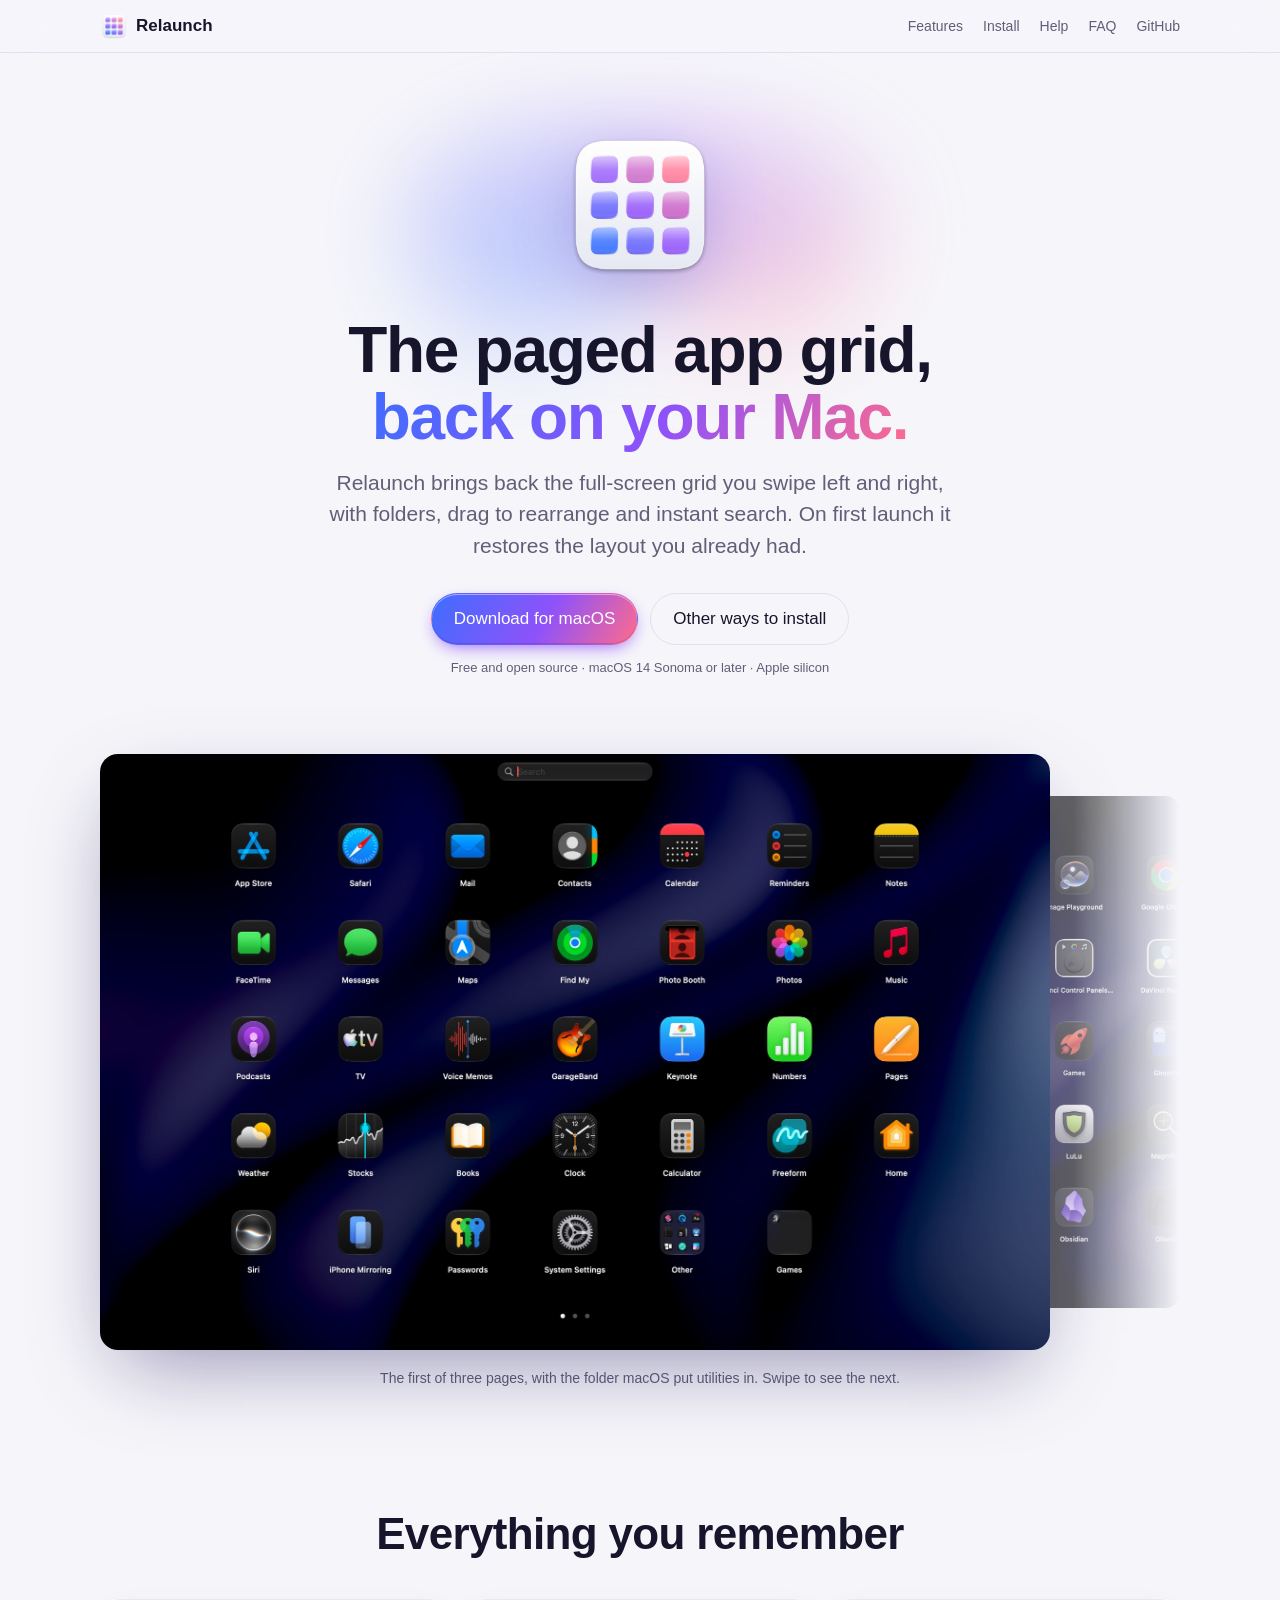
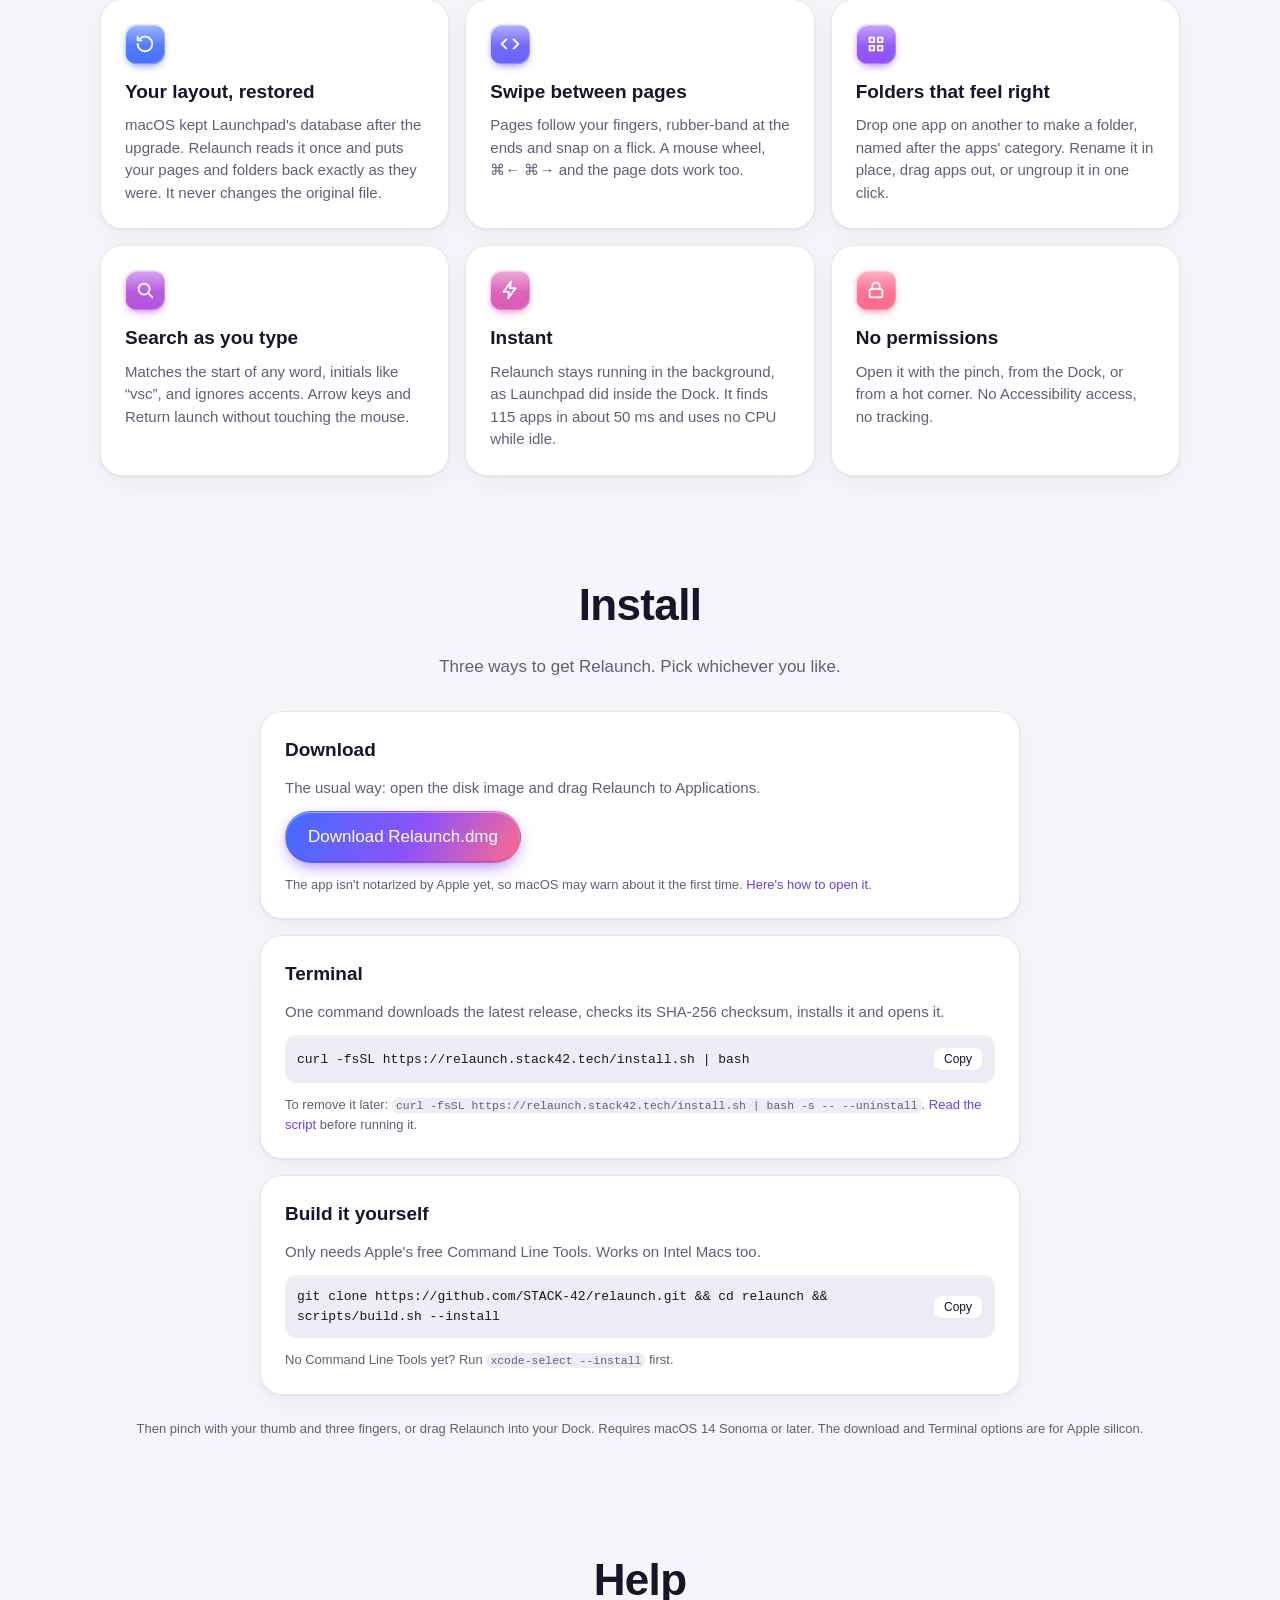
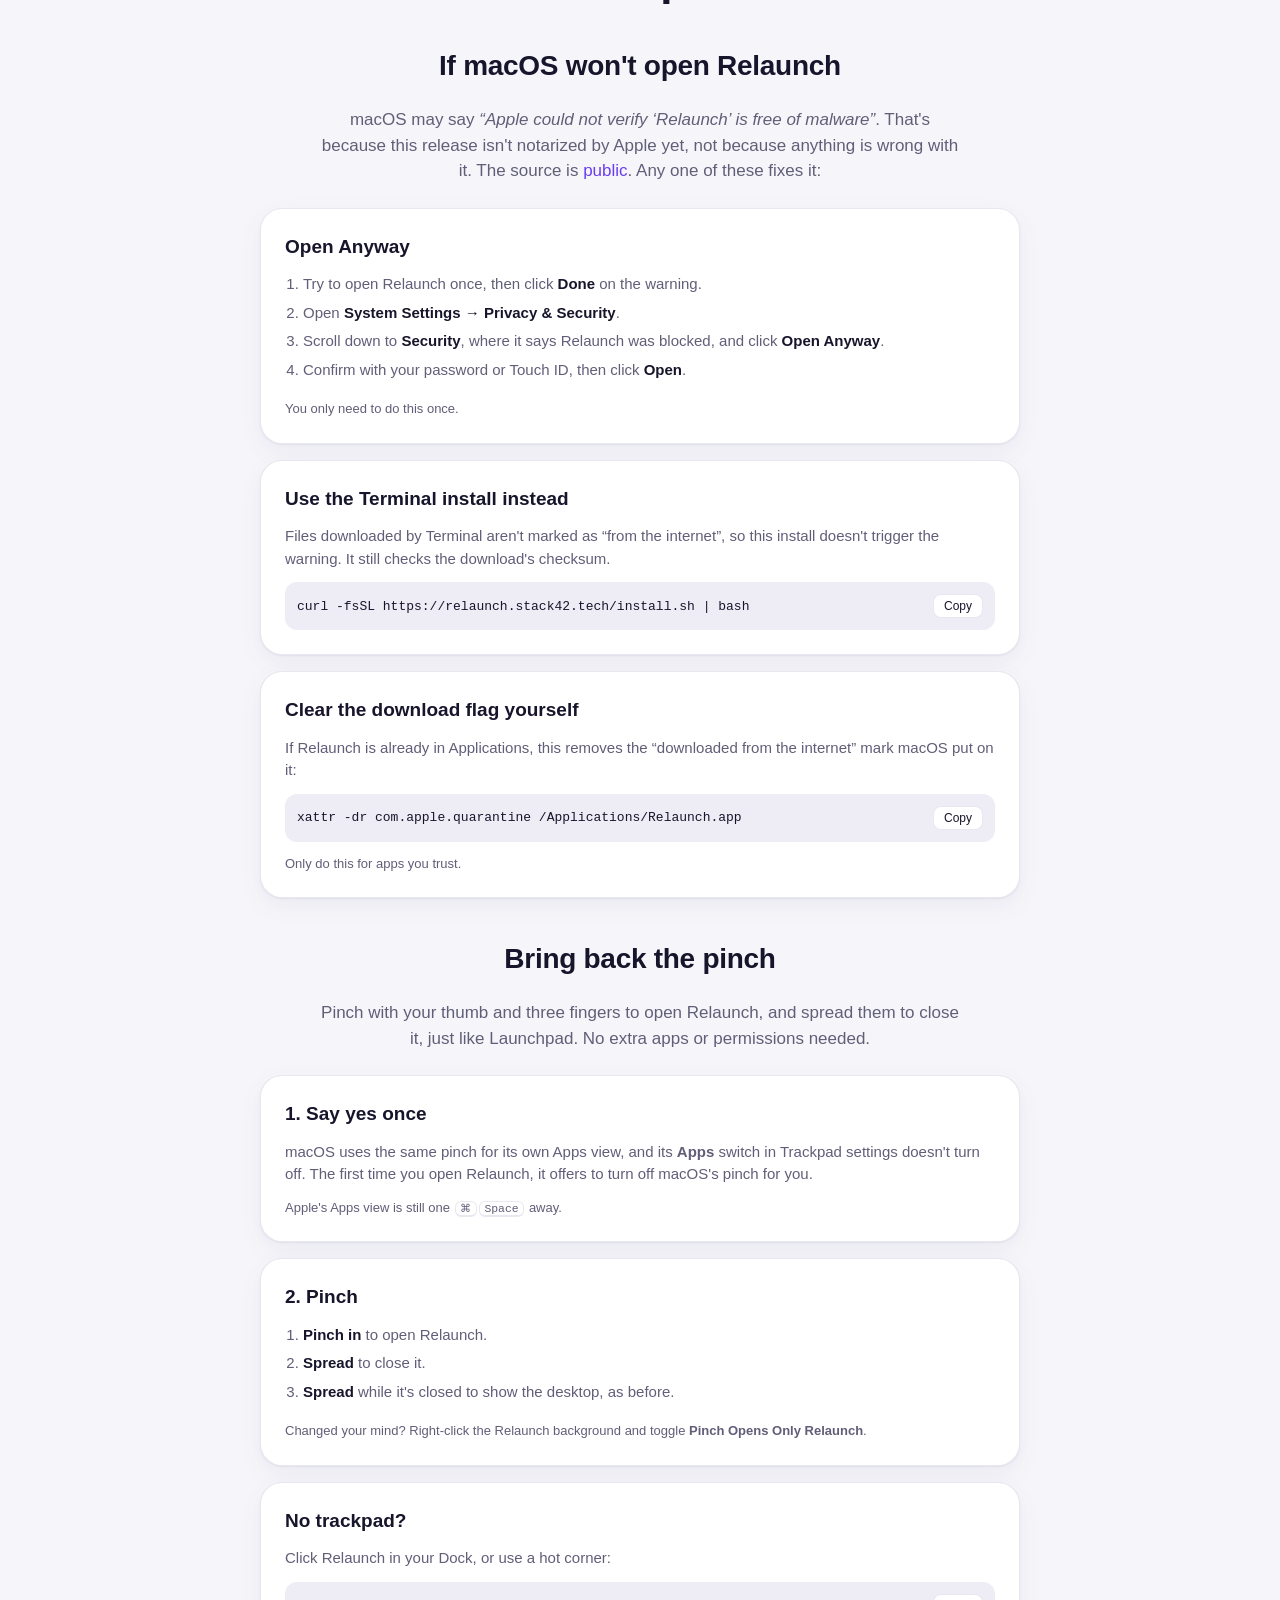
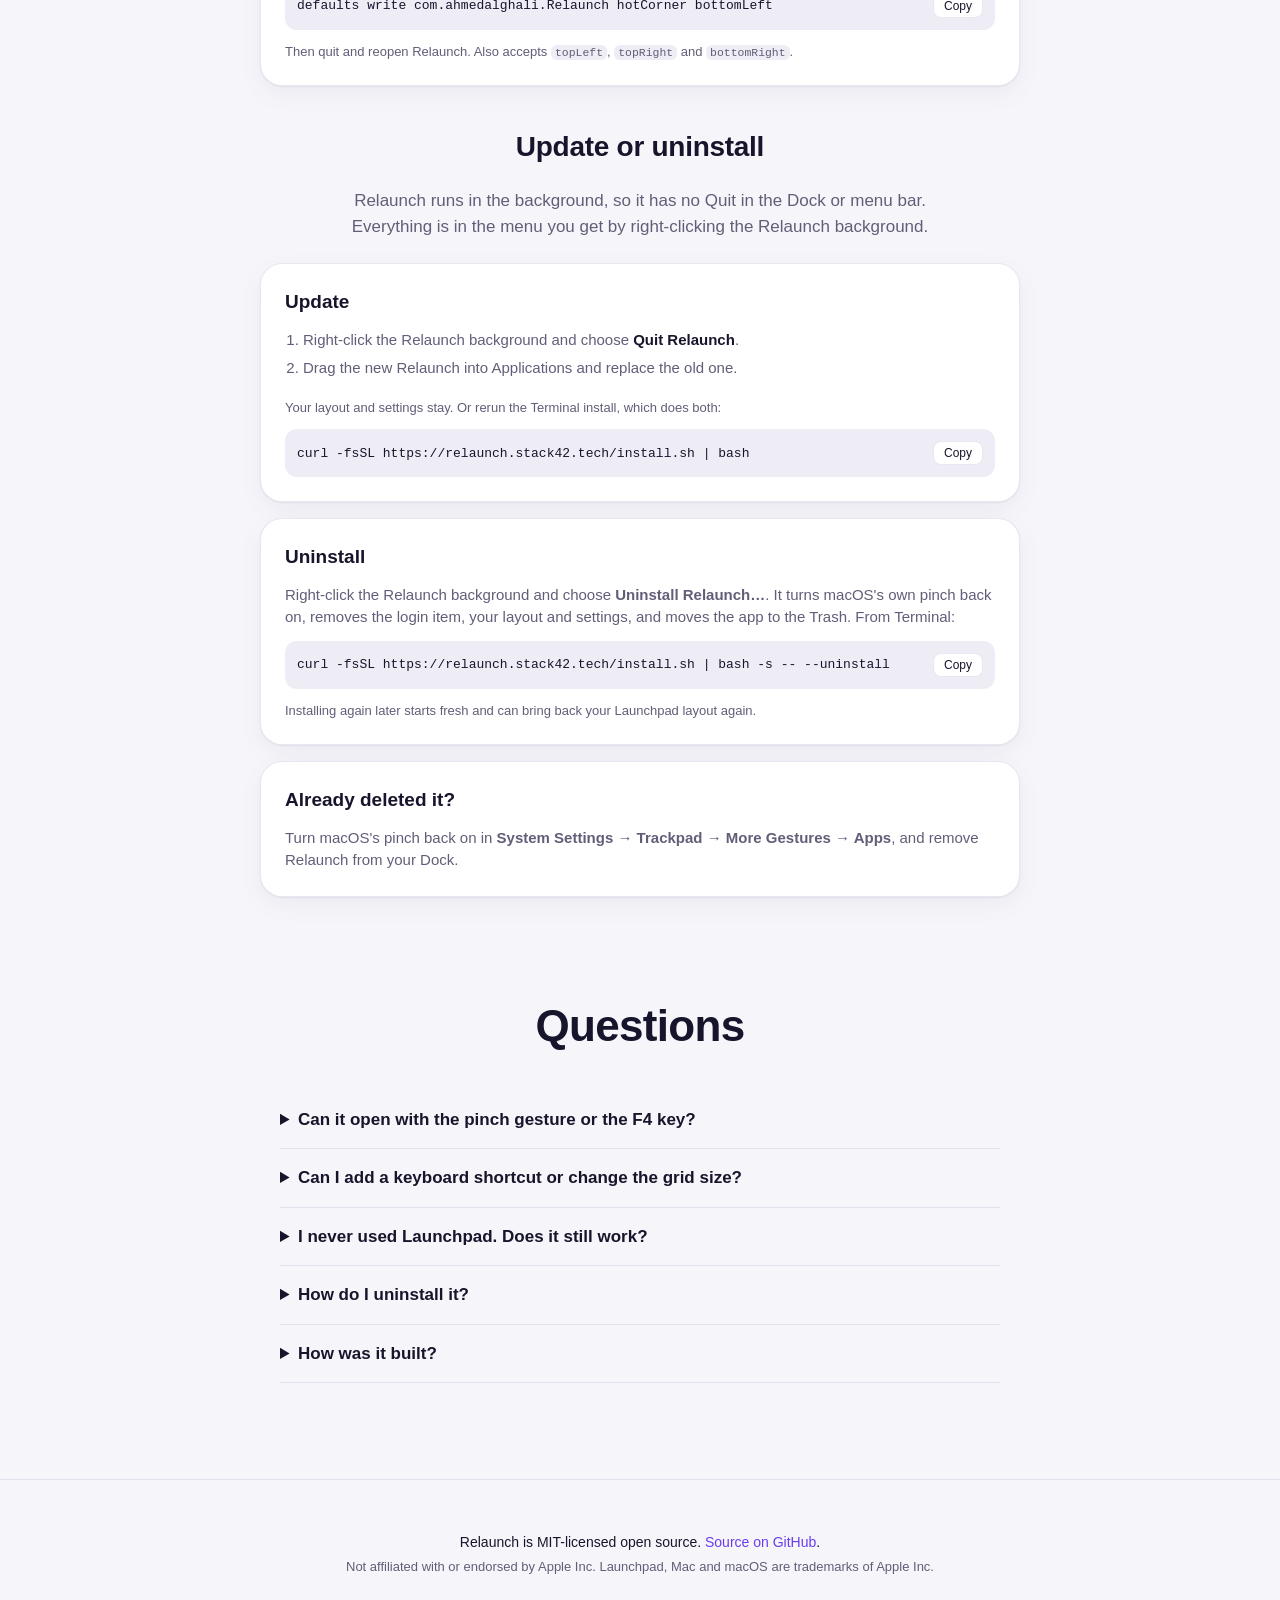
<file: website/index.html>
<!doctype html>
<html lang="en">
<head>
  <meta charset="utf-8">
  <meta name="viewport" content="width=device-width, initial-scale=1">
  <title>Relaunch</title>
  <meta name="description" content="The paged app grid, back on your Mac. A free, open-source launcher for macOS 14 and later that restores your old Launchpad layout.">
  <meta property="og:title" content="Relaunch">
  <meta property="og:description" content="The paged app grid, back on your Mac.">
  <meta property="og:url" content="https://relaunch.stack42.tech/">
  <meta property="og:type" content="website">
  <meta property="og:site_name" content="Relaunch">
  <meta property="og:image" content="https://relaunch.stack42.tech/assets/og.png">
  <meta property="og:image:width" content="1200">
  <meta property="og:image:height" content="630">
  <meta property="og:image:alt" content="Relaunch: the paged app grid, back on your Mac. A full-screen grid of app icons.">
  <meta name="twitter:card" content="summary_large_image">
  <meta name="twitter:title" content="Relaunch">
  <meta name="twitter:description" content="The paged app grid, back on your Mac.">
  <meta name="twitter:image" content="https://relaunch.stack42.tech/assets/og.png">
  <link rel="canonical" href="https://relaunch.stack42.tech/">
  <link rel="icon" href="assets/favicon.png">
  <link rel="icon" href="assets/favicon-dark.png" media="(prefers-color-scheme: dark)">
  <meta name="theme-color" content="#f6f6fa" media="(prefers-color-scheme: light)">
  <meta name="theme-color" content="#0f0e15" media="(prefers-color-scheme: dark)">
  <link rel="stylesheet" href="style.css">
</head>
<body>
  <header class="nav">
    <a class="brand" href="#top"><picture>
        <source srcset="assets/icon-dark.png" media="(prefers-color-scheme: dark)">
        <img src="assets/icon.png" alt="" width="28" height="28">
      </picture>Relaunch</a>
    <nav>
      <a href="#features">Features</a>
      <a href="#install">Install</a>
      <a href="#help">Help</a>
      <a href="#faq">FAQ</a>
      <a href="https://github.com/STACK-42/relaunch">GitHub</a>
    </nav>
  </header>

  <main id="top">
    <section class="hero">
      <picture class="hero-icon">
        <source srcset="assets/icon-dark.png" media="(prefers-color-scheme: dark)">
        <img src="assets/icon.png" alt="Relaunch app icon" width="160" height="160">
      </picture>
      <h1>The paged app grid,<br><span class="brand-text">back on your Mac.</span></h1>
      <p class="lede">Relaunch brings back the full-screen grid you swipe left and right, with folders,
        drag to rearrange and instant search. On first launch it restores the layout you already had.</p>
      <div class="cta">
        <a class="button primary" href="https://github.com/STACK-42/relaunch/releases/latest/download/Relaunch.dmg">Download for macOS</a>
        <a class="button" href="#install">Other ways to install</a>
      </div>
      <p class="fine">Free and open source · macOS 14 Sonoma or later · Apple silicon</p>
    </section>

    <section class="shots-wrap">
      <figure class="shots">
        <div class="shots-stage">
          <img class="shot shot-next" src="assets/screenshot-2.jpg" alt="" width="2000" height="1253" loading="lazy">
          <img class="shot" src="assets/screenshot-1.jpg" width="2000" height="1253"
            alt="Relaunch open over the desktop: a search field, a 7 by 5 grid of apps with an Other folder, and three page dots">
        </div>
        <figcaption>The first of three pages, with the folder macOS put utilities in. Swipe to see the next.</figcaption>
      </figure>
    </section>

    <section id="features" class="features">
      <h2>Everything you remember</h2>
      <div class="feature-grid">
        <article>
          <span class="glyph" aria-hidden="true"><svg viewBox="0 0 24 24"><path d="M4 12a8 8 0 1 0 2.3-5.7"/><path d="M4 4v4h4"/></svg></span>
          <h3>Your layout, restored</h3>
          <p>macOS kept Launchpad's database after the upgrade. Relaunch reads it once and puts your
            pages and folders back exactly as they were. It never changes the original file.</p>
        </article>
        <article>
          <span class="glyph" aria-hidden="true"><svg viewBox="0 0 24 24"><path d="M8 7l-5 5 5 5M16 7l5 5-5 5"/></svg></span>
          <h3>Swipe between pages</h3>
          <p>Pages follow your fingers, rubber-band at the ends and snap on a flick. A mouse wheel,
            ⌘← ⌘→ and the page dots work too.</p>
        </article>
        <article>
          <span class="glyph" aria-hidden="true"><svg viewBox="0 0 24 24"><path d="M5 5h5v5H5zM14 5h5v5h-5zM5 14h5v5H5zM14 14h5v5h-5z"/></svg></span>
          <h3>Folders that feel right</h3>
          <p>Drop one app on another to make a folder, named after the apps' category. Rename it
            in place, drag apps out, or ungroup it in one click.</p>
        </article>
        <article>
          <span class="glyph" aria-hidden="true"><svg viewBox="0 0 24 24"><circle cx="11" cy="11" r="6"/><path d="m16 16 4 4"/></svg></span>
          <h3>Search as you type</h3>
          <p>Matches the start of any word, initials like “vsc”, and ignores accents. Arrow keys
            and Return launch without touching the mouse.</p>
        </article>
        <article>
          <span class="glyph" aria-hidden="true"><svg viewBox="0 0 24 24"><path d="M13 3 5 14h6l-1 7 8-11h-6z"/></svg></span>
          <h3>Instant</h3>
          <p>Relaunch stays running in the background, as Launchpad did inside the Dock. It finds
            115 apps in about 50 ms and uses no CPU while idle.</p>
        </article>
        <article>
          <span class="glyph" aria-hidden="true"><svg viewBox="0 0 24 24"><rect x="5" y="11" width="14" height="9" rx="2"/><path d="M8 11V8a4 4 0 0 1 8 0v3"/></svg></span>
          <h3>No permissions</h3>
          <p>Open it with the pinch, from the Dock, or from a hot corner.
            No Accessibility access, no tracking.</p>
        </article>
      </div>
    </section>

    <section id="install" class="install">
      <h2>Install</h2>
      <p class="install-lede">Three ways to get Relaunch. Pick whichever you like.</p>
      <div class="install-grid">
        <article class="install-card">
          <h3>Download</h3>
          <p>The usual way: open the disk image and drag Relaunch to Applications.</p>
          <a class="button primary" href="https://github.com/STACK-42/relaunch/releases/latest/download/Relaunch.dmg">Download Relaunch.dmg</a>
          <p class="note">The app isn't notarized by Apple yet, so macOS may warn about it the first time.
            <a href="#wont-open">Here's how to open it</a>.</p>
        </article>
        <article class="install-card">
          <h3>Terminal</h3>
          <p>One command downloads the latest release, checks its SHA-256 checksum, installs it and opens it.</p>
          <div class="command">
            <code id="install-cmd">curl -fsSL https://relaunch.stack42.tech/install.sh | bash</code>
            <button type="button" class="copy" data-copy="install-cmd" aria-label="Copy install command">Copy</button>
          </div>
          <p class="note">To remove it later:
            <code>curl -fsSL https://relaunch.stack42.tech/install.sh | bash -s -- --uninstall</code>.
            <a href="https://github.com/STACK-42/relaunch/blob/main/scripts/install.sh">Read the script</a> before running it.</p>
        </article>
        <article class="install-card">
          <h3>Build it yourself</h3>
          <p>Only needs Apple's free Command Line Tools. Works on Intel Macs too.</p>
          <div class="command">
            <code id="build-cmd">git clone https://github.com/STACK-42/relaunch.git &amp;&amp; cd relaunch &amp;&amp; scripts/build.sh --install</code>
            <button type="button" class="copy" data-copy="build-cmd" aria-label="Copy build command">Copy</button>
          </div>
          <p class="note">No Command Line Tools yet? Run <code>xcode-select --install</code> first.</p>
        </article>
      </div>
      <p class="fine center">Then pinch with your thumb and three fingers, or drag Relaunch into your Dock.
        Requires macOS 14 Sonoma or later. The download and Terminal options are for Apple silicon.</p>
    </section>

    <section id="help" class="help">
      <h2>Help</h2>

      <h3 class="help-title" id="wont-open">If macOS won't open Relaunch</h3>
      <p class="install-lede">macOS may say <em>“Apple could not verify ‘Relaunch’ is free of malware”</em>.
        That's because this release isn't notarized by Apple yet, not because anything is wrong with it.
        The source is <a href="https://github.com/STACK-42/relaunch">public</a>. Any one of these fixes it:</p>
      <div class="install-grid">
        <article class="install-card">
          <h3>Open Anyway</h3>
          <ol class="steps">
            <li>Try to open Relaunch once, then click <strong>Done</strong> on the warning.</li>
            <li>Open <strong>System Settings → Privacy &amp; Security</strong>.</li>
            <li>Scroll down to <strong>Security</strong>, where it says Relaunch was blocked,
              and click <strong>Open Anyway</strong>.</li>
            <li>Confirm with your password or Touch ID, then click <strong>Open</strong>.</li>
          </ol>
          <p class="note">You only need to do this once.</p>
        </article>
        <article class="install-card">
          <h3>Use the Terminal install instead</h3>
          <p>Files downloaded by Terminal aren't marked as “from the internet”, so this install
            doesn't trigger the warning. It still checks the download's checksum.</p>
          <div class="command">
            <code id="help-install-cmd">curl -fsSL https://relaunch.stack42.tech/install.sh | bash</code>
            <button type="button" class="copy" data-copy="help-install-cmd" aria-label="Copy install command">Copy</button>
          </div>
        </article>
        <article class="install-card">
          <h3>Clear the download flag yourself</h3>
          <p>If Relaunch is already in Applications, this removes the “downloaded from the internet” mark
            macOS put on it:</p>
          <div class="command">
            <code id="xattr-cmd">xattr -dr com.apple.quarantine /Applications/Relaunch.app</code>
            <button type="button" class="copy" data-copy="xattr-cmd" aria-label="Copy command">Copy</button>
          </div>
          <p class="note">Only do this for apps you trust.</p>
        </article>
      </div>

      <h3 class="help-title" id="gesture">Bring back the pinch</h3>
      <p class="install-lede">Pinch with your thumb and three fingers to open Relaunch, and spread them to
        close it, just like Launchpad. No extra apps or permissions needed.</p>
      <div class="install-grid">
        <article class="install-card">
          <h3>1. Say yes once</h3>
          <p>macOS uses the same pinch for its own Apps view, and its <strong>Apps</strong> switch in
            Trackpad settings doesn't turn off. The first time you open Relaunch, it offers to turn off
            macOS's pinch for you.</p>
          <p class="note">Apple's Apps view is still one <kbd>⌘</kbd><kbd>Space</kbd> away.</p>
        </article>
        <article class="install-card">
          <h3>2. Pinch</h3>
          <ol class="steps">
            <li><strong>Pinch in</strong> to open Relaunch.</li>
            <li><strong>Spread</strong> to close it.</li>
            <li><strong>Spread</strong> while it's closed to show the desktop, as before.</li>
          </ol>
          <p class="note">Changed your mind? Right-click the Relaunch background and toggle
            <strong>Pinch Opens Only Relaunch</strong>.</p>
        </article>
        <article class="install-card">
          <h3>No trackpad?</h3>
          <p>Click Relaunch in your Dock, or use a hot corner:</p>
          <div class="command">
            <code id="corner-cmd">defaults write com.ahmedalghali.Relaunch hotCorner bottomLeft</code>
            <button type="button" class="copy" data-copy="corner-cmd" aria-label="Copy command">Copy</button>
          </div>
          <p class="note">Then quit and reopen Relaunch. Also accepts <code>topLeft</code>, <code>topRight</code>
            and <code>bottomRight</code>.</p>
        </article>
      </div>

      <h3 class="help-title" id="update-uninstall">Update or uninstall</h3>
      <p class="install-lede">Relaunch runs in the background, so it has no Quit in the Dock or menu bar.
        Everything is in the menu you get by right-clicking the Relaunch background.</p>
      <div class="install-grid">
        <article class="install-card">
          <h3>Update</h3>
          <ol class="steps">
            <li>Right-click the Relaunch background and choose <strong>Quit Relaunch</strong>.</li>
            <li>Drag the new Relaunch into Applications and replace the old one.</li>
          </ol>
          <p class="note">Your layout and settings stay. Or rerun the Terminal install, which does both:</p>
          <div class="command">
            <code id="update-cmd">curl -fsSL https://relaunch.stack42.tech/install.sh | bash</code>
            <button type="button" class="copy" data-copy="update-cmd" aria-label="Copy update command">Copy</button>
          </div>
        </article>
        <article class="install-card">
          <h3>Uninstall</h3>
          <p>Right-click the Relaunch background and choose <strong>Uninstall Relaunch…</strong>. It turns
            macOS's own pinch back on, removes the login item, your layout and settings, and moves the app
            to the Trash. From Terminal:</p>
          <div class="command">
            <code id="uninstall-cmd">curl -fsSL https://relaunch.stack42.tech/install.sh | bash -s -- --uninstall</code>
            <button type="button" class="copy" data-copy="uninstall-cmd" aria-label="Copy uninstall command">Copy</button>
          </div>
          <p class="note">Installing again later starts fresh and can bring back your Launchpad layout again.</p>
        </article>
        <article class="install-card">
          <h3>Already deleted it?</h3>
          <p>Turn macOS's pinch back on in <strong>System Settings → Trackpad → More Gestures →
            Apps</strong>, and remove Relaunch from your Dock.</p>
        </article>
      </div>
    </section>

    <section id="faq" class="faq">
      <h2>Questions</h2>
      <details>
        <summary>Can it open with the pinch gesture or the F4 key?</summary>
        <p>The pinch, yes: see <a href="#gesture">Bring back the pinch</a>. The F4 key stays with
          macOS's Apps view and can't be remapped without extra tools, so Relaunch also offers
          the Dock icon and an optional hot corner.</p>
      </details>
      <details>
        <summary>Can I add a keyboard shortcut or change the grid size?</summary>
        <p>Relaunch has no keyboard shortcut by default. Add one, or change the grid, with
          <code>defaults</code>, then restart Relaunch:</p>
        <pre><code>defaults write com.ahmedalghali.Relaunch hotkey "ctrl+opt+l"
defaults write com.ahmedalghali.Relaunch columns -int 8
defaults write com.ahmedalghali.Relaunch hotCorner bottomLeft</code></pre>
      </details>
      <details>
        <summary>I never used Launchpad. Does it still work?</summary>
        <p>Yes. Without an old layout it starts with Apple's apps first, utilities in an “Other”
          folder, and everything else alphabetically.</p>
      </details>
      <details>
        <summary>How do I uninstall it?</summary>
        <p>Run <code>curl -fsSL https://relaunch.stack42.tech/install.sh | bash -s -- --uninstall</code>,
          or quit it from the right-click menu on the background, then delete the app and
          <code>~/Library/Application Support/Relaunch</code>.</p>
      </details>
      <details>
        <summary>How was it built?</summary>
        <p>The project's research notes explain how Apple's original worked, based only on
          inspecting the system. Relaunch's code is original and uses public APIs.
          <a href="https://github.com/STACK-42/relaunch/blob/main/docs/RESEARCH.md">Read the notes</a>.</p>
      </details>
    </section>
  </main>

  <footer>
    <p>Relaunch is MIT-licensed open source.
      <a href="https://github.com/STACK-42/relaunch">Source on GitHub</a>.</p>
    <p class="fine">Not affiliated with or endorsed by Apple Inc. Launchpad, Mac and macOS are
      trademarks of Apple Inc.</p>
  </footer>

  <script src="site.js"></script>
</body>
</html>
</file>
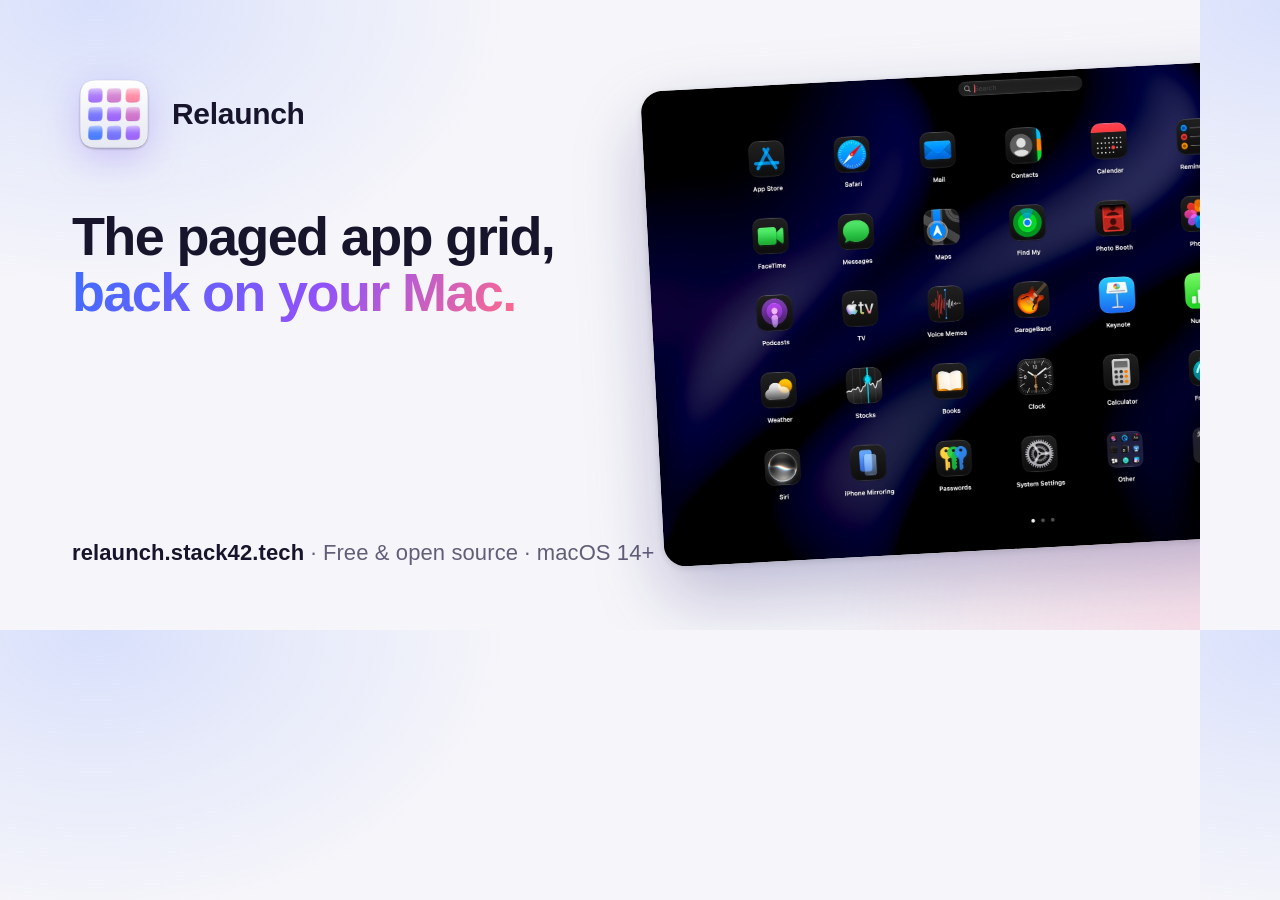
<file: scripts/og/og.html>
<!doctype html>
<!-- Source for website/assets/og.png (1200×630 link-preview card).
     Rendered by scripts/make_og.sh; colours match website/style.css. -->
<html lang="en">
<head>
<meta charset="utf-8">
<title>Relaunch preview card</title>
<style>
  :root {
    --bg: #f6f6fa;
    --text: #17152b;
    --muted: #615e78;
    --brand-1: #3f6dff;
    --brand-2: #8f52fa;
    --brand-3: #ff6b8c;
    --display: -apple-system, BlinkMacSystemFont, "SF Pro Display", "Helvetica Neue", Helvetica, Arial, sans-serif;
  }
  * { box-sizing: border-box; }
  html, body { margin: 0; width: 1200px; height: 630px; overflow: hidden; }
  body {
    position: relative;
    background:
      radial-gradient(600px 420px at 8% 0%, rgba(63, 109, 255, 0.16), transparent 70%),
      radial-gradient(520px 420px at 100% 100%, rgba(255, 107, 140, 0.16), transparent 70%),
      var(--bg);
    color: var(--text);
    font-family: var(--display);
    -webkit-font-smoothing: antialiased;
  }
  .copy {
    position: absolute;
    left: 72px;
    top: 72px;
    width: 560px;
  }
  .brand { display: flex; align-items: center; gap: 16px; font-size: 30px; font-weight: 650; letter-spacing: -0.01em; }
  .brand img { width: 84px; height: 84px; filter: drop-shadow(0 10px 18px rgba(106, 60, 240, 0.25)); }
  h1 {
    margin: 52px 0 0;
    font-size: 54px;
    line-height: 1.04;
    letter-spacing: -0.03em;
    font-weight: 750;
  }
  .grad {
    background: linear-gradient(120deg, var(--brand-1), var(--brand-2) 55%, var(--brand-3));
    -webkit-background-clip: text;
    background-clip: text;
    color: transparent;
  }
  .foot {
    position: absolute;
    left: 72px;
    bottom: 64px;
    font-size: 22px;
    color: var(--muted);
    letter-spacing: 0.005em;
  }
  .foot b { color: var(--text); font-weight: 600; }
  /* A real screenshot, running off the right edge like a window peeking in. */
  .shot {
    position: absolute;
    left: 640px;
    top: 92px;
    width: 760px;
    border-radius: 22px;
    overflow: hidden;
    box-shadow: 0 2px 6px rgba(23, 21, 43, 0.12), 0 30px 70px rgba(40, 30, 110, 0.28);
    transform: rotate(-3deg);
    transform-origin: left top;
  }
  .shot img { display: block; width: 100%; }
</style>
</head>
<body>
  <div class="copy">
    <div class="brand"><img src="../../website/assets/icon.png" alt="">Relaunch</div>
    <h1>The paged app grid,<br><span class="grad">back on your Mac.</span></h1>
  </div>
  <div class="foot"><b>relaunch.stack42.tech</b> · Free &amp; open source · macOS 14+</div>
  <div class="shot"><img src="../../website/assets/screenshot-1.jpg" alt=""></div>
</body>
</html>
</file>
<file: website/style.css>
/* Identity: the Paper app icon. A white tile ("paper") holding glass tiles
   that run blue → violet → pink; in dark mode the tile turns graphite. */
:root {
  --bg: #f6f6fa;
  --surface: #ffffff;
  --text: #17152b;
  --muted: #615e78;
  --line: rgba(40, 30, 110, 0.1);
  --accent: #6a3cf0;
  --accent-text: #ffffff;
  --code-bg: #eeedf5;
  --brand-1: #3f6dff;
  --brand-2: #8f52fa;
  --brand-3: #ff6b8c;
  --brand: linear-gradient(120deg, var(--brand-1), var(--brand-2) 55%, var(--brand-3));
  --glow: 0.35;
  --shadow: 0 1px 2px rgba(40, 30, 110, 0.06), 0 8px 24px rgba(40, 30, 110, 0.06);
  --radius: 22px;
  --font: -apple-system, BlinkMacSystemFont, "SF Pro Text", "Helvetica Neue", Helvetica, Arial, sans-serif;
  --display: -apple-system, BlinkMacSystemFont, "SF Pro Display", "Helvetica Neue", Helvetica, Arial, sans-serif;
  --mono: ui-monospace, "SF Mono", Menlo, monospace;
  color-scheme: light;
}

@media (prefers-color-scheme: dark) {
  :root:not([data-theme="light"]) {
    --bg: #0f0e15;
    --surface: #1a1922;
    --text: #f2f1f8;
    --muted: #a19fb5;
    --line: rgba(255, 255, 255, 0.1);
    --accent: #a68bff;
    --accent-text: #ffffff;
    --code-bg: #23222d;
    --glow: 0.22;
    --shadow: 0 1px 0 rgba(255, 255, 255, 0.04) inset, 0 8px 24px rgba(0, 0, 0, 0.3);
    color-scheme: dark;
  }
}

:root[data-theme="dark"] {
  --bg: #0f0e15;
  --surface: #1a1922;
  --text: #f2f1f8;
  --muted: #a19fb5;
  --line: rgba(255, 255, 255, 0.1);
  --accent: #a68bff;
  --accent-text: #ffffff;
  --code-bg: #23222d;
  --glow: 0.22;
  --shadow: 0 1px 0 rgba(255, 255, 255, 0.04) inset, 0 8px 24px rgba(0, 0, 0, 0.3);
  color-scheme: dark;
}

* { box-sizing: border-box; }

html { scroll-behavior: smooth; }

body {
  margin: 0;
  background: var(--bg);
  color: var(--text);
  font: 17px/1.5 var(--font);
  -webkit-font-smoothing: antialiased;
}

a { color: var(--accent); text-decoration: none; }
a:hover { text-decoration: underline; }

code, pre, kbd { font-family: var(--mono); font-size: 0.88em; }
code { background: var(--code-bg); padding: 0.1em 0.35em; border-radius: 6px; }
pre {
  background: var(--code-bg);
  padding: 16px 18px;
  border-radius: 12px;
  overflow-x: auto;
  line-height: 1.6;
}
pre code { background: none; padding: 0; }
kbd {
  border: 1px solid var(--line);
  border-bottom-width: 2px;
  border-radius: 6px;
  padding: 0 0.4em;
  margin: 0 1px;
  background: var(--surface);
}

/* Navigation */
.nav {
  position: sticky;
  top: 0;
  z-index: 10;
  display: flex;
  align-items: center;
  justify-content: space-between;
  gap: 16px;
  padding: 12px max(16px, calc((100% - 1080px) / 2));
  background: color-mix(in srgb, var(--bg) 80%, transparent);
  backdrop-filter: saturate(180%) blur(20px);
  -webkit-backdrop-filter: saturate(180%) blur(20px);
  border-bottom: 1px solid var(--line);
}
.brand {
  display: flex;
  font-family: var(--display);
  align-items: center;
  gap: 8px;
  color: var(--text);
  font-weight: 600;
}
.brand:hover { text-decoration: none; }
.brand picture, .brand img { display: block; }
.nav nav { display: flex; gap: 20px; font-size: 14px; }
.nav nav a { color: var(--muted); }
.nav nav a:hover { color: var(--text); text-decoration: none; }

main, footer { padding: 0 16px; }

section { max-width: 1080px; margin: 0 auto; }

/* Hero */
.hero { position: relative; text-align: center; padding: 72px 0 40px; isolation: isolate; }
/* Light from the icon's tiles spilling onto the page. */
.hero::before {
  content: "";
  position: absolute;
  z-index: -1;
  top: 20px;
  left: 50%;
  width: min(560px, 100%);
  height: 320px;
  transform: translateX(-50%);
  background:
    radial-gradient(closest-side at 30% 55%, var(--brand-1), transparent),
    radial-gradient(closest-side at 50% 40%, var(--brand-2), transparent),
    radial-gradient(closest-side at 70% 55%, var(--brand-3), transparent);
  opacity: var(--glow);
  filter: blur(40px);
  pointer-events: none;
}
.hero-icon { display: inline-block; }
.hero-icon img { display: block; filter: drop-shadow(0 18px 30px rgba(60, 40, 160, 0.22)); }
.brand-text {
  background: var(--brand);
  -webkit-background-clip: text;
  background-clip: text;
  color: transparent;
}
h1 {
  font-family: var(--display);
  font-size: clamp(36px, 7vw, 64px);
  line-height: 1.05;
  letter-spacing: -0.02em;
  margin: 24px 0 16px;
}
.lede { max-width: 640px; margin: 0 auto; color: var(--muted); font-size: clamp(17px, 2.2vw, 21px); }
.cta { display: flex; gap: 12px; justify-content: center; flex-wrap: wrap; margin: 32px 0 12px; }
.button {
  display: inline-block;
  padding: 12px 22px;
  border-radius: 980px;
  border: 1px solid var(--line);
  color: var(--text);
  font-weight: 500;
}
.button:hover { text-decoration: none; background: var(--surface); }
.button.primary {
  background: var(--brand);
  color: var(--accent-text);
  border-color: transparent;
  box-shadow: inset 0 1px 0 rgba(255, 255, 255, 0.45), inset 0 -1px 0 rgba(0, 0, 0, 0.12),
              0 6px 18px -6px var(--brand-2);
}
.button.primary:hover { filter: brightness(1.08); background: var(--brand); }
.button:focus-visible, .copy:focus-visible { outline: 2px solid var(--accent); outline-offset: 2px; }
.fine { color: var(--muted); font-size: 13px; }

/* Screenshots: page one in front, with the left edge of page two waiting
   behind it on the right, the way the next page sits off-screen. */
.shots-wrap { padding: 24px 0 64px; }
.shots { margin: 0; }
.shots-stage { position: relative; padding-right: 12%; }
.shot {
  position: relative;
  z-index: 1;
  display: block;
  width: 100%;
  height: auto;
  border-radius: 18px;
  box-shadow: 0 30px 80px -20px rgba(30, 20, 90, 0.45);
}
.shots .shot-next {
  position: absolute;
  z-index: 0;
  top: 7%;
  left: 78%;
  width: 22%;
  height: 86%;
  object-fit: cover;
  object-position: left center;
  border-radius: 14px;
  opacity: 0.6;
  box-shadow: none;
  -webkit-mask-image: linear-gradient(to right, #000 55%, transparent);
  mask-image: linear-gradient(to right, #000 55%, transparent);
}
.shots figcaption { text-align: center; color: var(--muted); font-size: 14px; margin-top: 18px; }

/* Content sections */
h2 { font-family: var(--display); font-size: clamp(28px, 4.5vw, 44px); letter-spacing: -0.015em; text-align: center; margin: 0 0 32px; }
.features, .install, .help, .faq { padding: 48px 0; }
.feature-grid {
  display: grid;
  grid-template-columns: repeat(auto-fit, minmax(260px, 1fr));
  gap: 16px;
}
.feature-grid article {
  background: var(--surface);
  border: 1px solid var(--line);
  border-radius: var(--radius);
  box-shadow: var(--shadow);
  padding: 24px;
}
/* A glass tile like the icon's, coloured by position along the brand ramp. */
.glyph {
  --c: var(--brand-2);
  display: grid;
  place-items: center;
  width: 40px;
  height: 40px;
  margin-bottom: 14px;
  border-radius: 12px;
  background:
    linear-gradient(180deg, rgba(255, 255, 255, 0.5), rgba(255, 255, 255, 0.05) 55%, transparent),
    var(--c);
  box-shadow: inset 1px 1.5px 0 rgba(255, 255, 255, 0.7), inset -1px -1px 0 rgba(255, 255, 255, 0.25),
              0 4px 10px -4px var(--c);
}
.glyph svg { width: 22px; height: 22px; fill: none; stroke: #fff; stroke-width: 2; stroke-linecap: round; stroke-linejoin: round; }
.feature-grid article:nth-child(1) .glyph { --c: #4a72ff; }
.feature-grid article:nth-child(2) .glyph { --c: #6b62fc; }
.feature-grid article:nth-child(3) .glyph { --c: #8f52fa; }
.feature-grid article:nth-child(4) .glyph { --c: #b452e0; }
.feature-grid article:nth-child(5) .glyph { --c: #db5cb4; }
.feature-grid article:nth-child(6) .glyph { --c: #ff6b8c; }
.feature-grid h3 { margin: 0 0 8px; font-size: 19px; }
.feature-grid p { margin: 0; color: var(--muted); font-size: 15px; }

.install-lede { text-align: center; color: var(--muted); margin: -16px 0 32px; }
/* One option per row, so each command has room to be read in full. */
.install-grid {
  display: grid;
  gap: 16px;
  max-width: 760px;
  margin: 0 auto;
}
.install-card {
  display: flex;
  flex-direction: column;
  gap: 12px;
  min-width: 0;
  background: var(--surface);
  border: 1px solid var(--line);
  border-radius: var(--radius);
  box-shadow: var(--shadow);
  padding: 24px;
}
.install-card h3 { margin: 0; font-size: 19px; }
.install-card p { margin: 0; color: var(--muted); font-size: 15px; }
.install-card .button { align-self: flex-start; }
.install-card .note { font-size: 13px; }
.install-card .note code { overflow-wrap: anywhere; }
.command {
  display: flex;
  align-items: center;
  gap: 8px;
  background: var(--code-bg);
  border-radius: 12px;
  padding: 12px;
}
.command code {
  flex: 1;
  min-width: 0;
  background: none;
  padding: 0;
  font-size: 13px;
  line-height: 1.5;
  white-space: pre-wrap;
  overflow-wrap: anywhere;
}
.copy {
  flex: none;
  font: 500 12px var(--font);
  color: var(--text);
  background: var(--surface);
  border: 1px solid var(--line);
  border-radius: 8px;
  padding: 4px 10px;
  cursor: pointer;
}
.copy:hover { border-color: var(--muted); }
.center { text-align: center; margin-top: 24px; }

.help-title {
  text-align: center;
  font-size: clamp(22px, 3vw, 28px);
  letter-spacing: -0.01em;
  margin: 40px 0 20px;
  scroll-margin-top: 80px;
}
.help h2 + .help-title { margin-top: 0; }
.help .install-lede { max-width: 640px; margin: 0 auto 24px; }
.steps { margin: 0; padding-left: 1.2em; color: var(--muted); font-size: 15px; }
.steps li { margin-bottom: 6px; }
.steps strong { color: var(--text); font-weight: 600; }

.faq { max-width: 720px; }
.faq details {
  border-bottom: 1px solid var(--line);
  padding: 16px 0;
}
.faq summary { cursor: pointer; font-weight: 600; }
.faq details p { color: var(--muted); margin: 10px 0 0; }

footer {
  text-align: center;
  padding: 48px 16px 64px;
  border-top: 1px solid var(--line);
  margin-top: 48px;
  font-size: 14px;
}
footer p { margin: 4px 0; }

@media (max-width: 640px) {
  .nav nav { gap: 14px; }
  .nav nav a:not(:last-child):nth-child(n+3) { display: none; }
  .shot { border-radius: 10px; }
}

@media (prefers-reduced-motion: reduce) {
  html { scroll-behavior: auto; }
}
</file>
